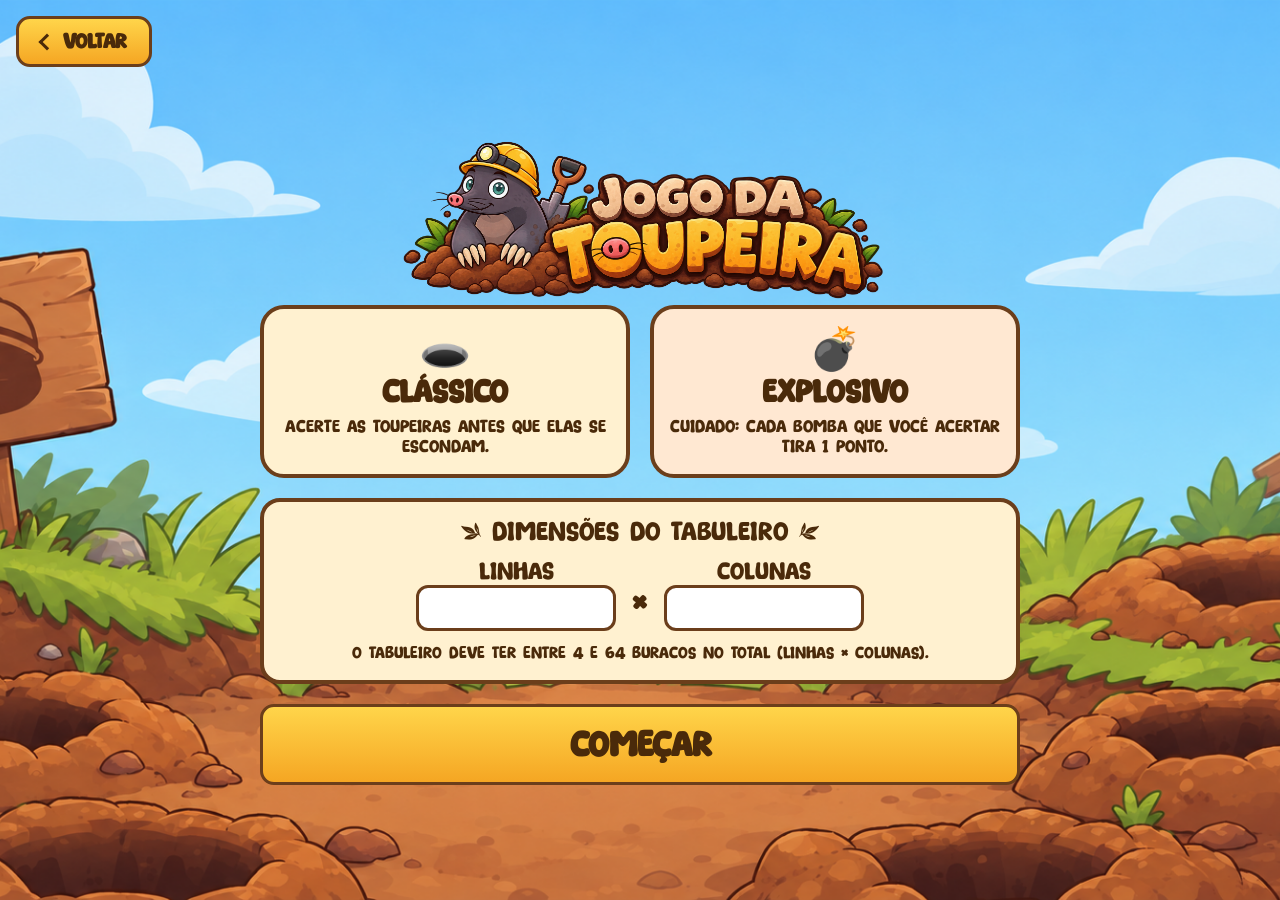
<file: configJogo.html>
<!DOCTYPE html>
<html lang="pt-br">
<head>
  <meta charset="UTF-8">
  <meta name="viewport" content="width=device-width, initial-scale=1.0">
  <title>Jogo da Toupeira - Configurações</title>
  <link rel="stylesheet" href="css/style.css">
  <link rel="stylesheet" href="css/styleconfigJogo.css">
  <script src="js/configurar.js" defer></script>
</head>
<body>
  <header class="barra-topo">
    <a class="botao botao-voltar" href="menu.html">Voltar</a>
  </header>

  <main>
    <h1>
      <img src="img/logo-horizontal.png" alt="Jogo da Toupeira">
    </h1>
    <form class="formulario-config" action="jogo.html">
      <fieldset>
        <div class="cartoes">

          <input type="radio" id="modo-classico" name="modo" value="classico" required>
          <label class="cartao cartao-classico" for="modo-classico">
            <span class="cartao-icone" aria-hidden="true">🕳️</span>
            <span class="cartao-titulo">Clássico</span>
            <span class="cartao-descricao">Acerte as toupeiras antes que elas se escondam.</span>
          </label>

          <input type="radio" id="modo-explosivo" name="modo" value="explosivo">
          <label class="cartao cartao-explosivo" for="modo-explosivo">
            <span class="cartao-icone" aria-hidden="true">💣</span>
            <span class="cartao-titulo">Explosivo</span>
            <span class="cartao-descricao">Cuidado: cada bomba que você acertar tira 1 ponto.</span>
          </label>
        </div>
      </fieldset>

      <div class="painel">
        <fieldset>
          <legend>&lt; Dimensões do tabuleiro &gt;</legend>
          <div class="dimensoes">
            <div class="campo">
              <label for="linhas">Linhas</label>
              <input type="number" id="linhas" name="linhas" min="1" max="64" required>
            </div>

            <span class="separador" aria-hidden="true">&times;</span>

            <div class="campo">
              <label for="colunas">Colunas</label>
              <input type="number" id="colunas" name="colunas" min="1" max="64" required>
            </div>
          </div>
          <p class="dica">O tabuleiro deve ter entre 4 e 64 buracos no total (linhas &times; colunas).</p>
          <p class="erro" id="erro-config" role="alert" hidden></p>
        </fieldset>
      </div>

      <button type="submit">Começar</button>
    </form>
  </main>
</body>
</html>
</file>
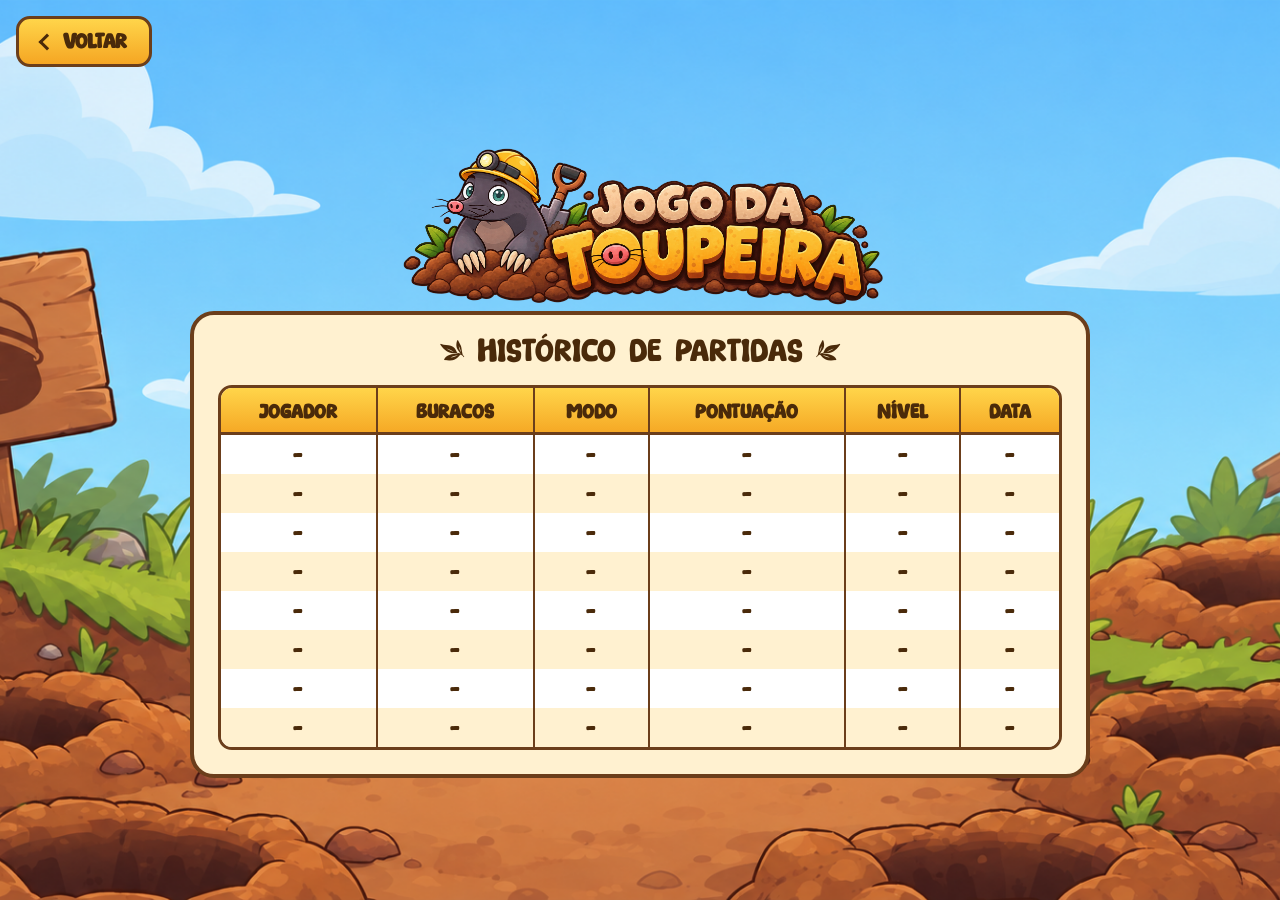
<file: historico.html>
<!DOCTYPE html>
<html lang="pt-br">
<head>
  <meta charset="UTF-8">
  <meta name="viewport" content="width=device-width, initial-scale=1.0">
  <title>Jogo da Toupeira - Histórico de Partidas</title>
  <link rel="stylesheet" href="css/style.css">
  <link rel="stylesheet" href="css/stylehistorico.css">
</head>
<body>
  <header class="barra-topo">
    <a class="botao botao-voltar" href="menu.html">Voltar</a>
  </header>

  <main>
    <h1>
      <img src="img/logo-horizontal.png" alt="Jogo da Toupeira">
    </h1>

    <section class="painel-tabela">
      <h2>&lt; Histórico de Partidas &gt;</h2>

      <div class="tabela-rolagem">
        <table class="tabela">
          <caption>Partidas jogadas</caption>
          <thead>
            <tr>
              <th scope="col">Jogador</th>
              <th scope="col">Buracos</th>
              <th scope="col">Modo</th>
              <th scope="col">Pontuação</th>
              <th scope="col">Nível</th>
              <th scope="col">Data</th>
            </tr>
          </thead>
          <tbody>
            <tr><td>-</td><td>-</td><td>-</td><td>-</td><td>-</td><td>-</td></tr>
            <tr><td>-</td><td>-</td><td>-</td><td>-</td><td>-</td><td>-</td></tr>
            <tr><td>-</td><td>-</td><td>-</td><td>-</td><td>-</td><td>-</td></tr>
            <tr><td>-</td><td>-</td><td>-</td><td>-</td><td>-</td><td>-</td></tr>
            <tr><td>-</td><td>-</td><td>-</td><td>-</td><td>-</td><td>-</td></tr>
            <tr><td>-</td><td>-</td><td>-</td><td>-</td><td>-</td><td>-</td></tr>
            <tr><td>-</td><td>-</td><td>-</td><td>-</td><td>-</td><td>-</td></tr>
            <tr><td>-</td><td>-</td><td>-</td><td>-</td><td>-</td><td>-</td></tr>
          </tbody>
        </table>
      </div>
    </section>
  </main>
</body>
</html>
</file>
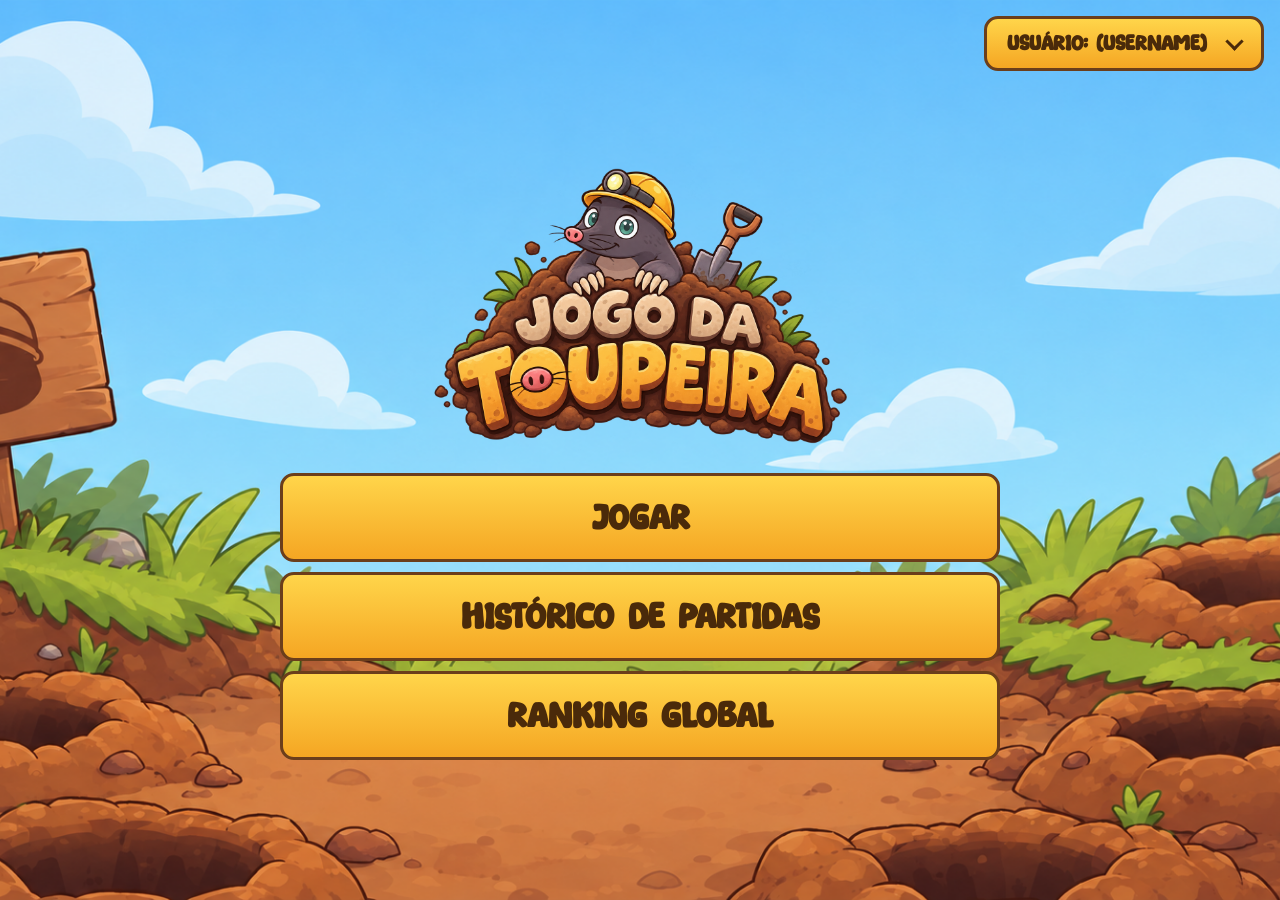
<file: menu.html>
<!DOCTYPE html>
<html lang="pt-br">
<head>
  <meta charset="UTF-8">
  <meta name="viewport" content="width=device-width, initial-scale=1.0">
  <title>Jogo da Toupeira - Menu Principal</title>
  <link rel="stylesheet" href="css/style.css">
  <link rel="stylesheet" href="css/stylemenu.css">
</head>
<body>
  <!-- Barra do topo: combobox do usuário (abre e fecha sem JavaScript) -->
  <header class="barra-topo">
    <details class="usuario-menu">
      <summary>Usuário: (username)</summary>
      <ul class="opcoes-perfil">
        <li><a href="perfil.html">Editar Dados</a></li>
        <li><a href="index.html">Sair da Conta</a></li>
      </ul>
    </details>
  </header>

  <main>
    <h1>
      <img src="img/logo.png" alt="Jogo da Toupeira">
    </h1>

    <nav class="menu-principal" aria-label="Menu principal">
      <a class="botao" href="configJogo.html">Jogar</a>
      <a class="botao" href="historico.html">Histórico de Partidas</a>
      <a class="botao" href="ranking.html">Ranking Global</a>
    </nav>
  </main>
</body>
</html>
</file>
<file: css/style.css>
@font-face {
    font-family: 'Matcha';
    src: url('../font/Matcha.ttf') format('truetype');
    font-weight: normal;
    font-style: normal;
}

* {
    box-sizing: border-box;
}
 
body {
    font-family: 'Matcha', sans-serif;
    background-image: url('../img/background_logo2.png');
    background-repeat: no-repeat;
    background-position: center;
    background-size: cover;
    background-attachment: fixed;
    margin: 0;
    min-height: 100vh;
    display: flex;
    justify-content: center;
    align-items: center;
}
h1 {
    position: relative;   
    z-index: 2;           
    margin: 0 0 -90px;  
}

h1 img {
    display: block;
    width: 500px;
    height: auto;
    max-width: 100%;
}

main {
    display: flex;
    flex-direction: column;
    align-items: center;
}
 
.container {
    display: flex;
    flex-direction: column;
    align-items: center;
    width: 380px;
    min-height: 420px;
    padding: 75px 28px 24px;
    background-color: #FFF1D0;
    border: 4px solid #6B3E1B;
    border-radius: 24px;
    font-size: xx-large;
}

.container form {
    width: 100%;
}
 
.campo {
    display: flex;
    flex-direction: column;
    align-items: center;
    margin-bottom: 20px;
}
 
.campo input {
    width: 100%;
    padding: 10px 14px;
    font-size: 1rem;
    font-family: inherit;
    color: #3b2412;
    background-color: #ffffff;
    border: 3px solid #6B3E1B;
    border-radius: 12px;
    outline: none;
}

.campo input:focus {
  border-color: #F5A623;
  box-shadow: 0 0 0 3px rgba(245, 166, 35, 0.35);
}

.campo label {
  color: #4A2A0A;
}
 
button, .botao, .usuario-menu summary, .opcoes-perfil a {
    display: block;
    margin: 0 auto;
    padding: 10px 36px;
    font-size: 1.4rem;
    font-family: inherit;
    font-weight: bold;
    color: #4a2a0a;
    background: linear-gradient(#FFD54A, #F5A623);
    border: 3px solid #6B3E1B;
    border-radius: 14px;
    cursor: pointer;
}

button:hover, .botao:hover, .usuario-menu summary:hover, .opcoes-perfil a:hover {
    filter: brightness(1.08);
}

button:active, .botao:active, .usuario-menu summary:active, .opcoes-perfil a:active {
    transform: translateY(2px);
}

button:focus-visible, .botao:focus-visible,
.usuario-menu summary:focus-visible, .opcoes-perfil a:focus-visible {
    outline: 3px solid #6B3E1B;
    outline-offset: 3px;
}
 
.link-cadastro {
    margin: auto 0 0; 
    text-align: center;
    font-size: 0.8rem;
}

.link-cadastro a {
    color: #4A2A0A;
}

/* Mensagens do servidor (erros de validação e avisos de sucesso) */
.mensagem-erro,
.mensagem-sucesso {
    width: 100%;
    margin: 0 0 14px;
    padding: 8px 12px;
    font-size: 1rem;
    text-align: left;
    border-radius: 12px;
}

.mensagem-erro {
    color: #7a1c0e;
    background-color: #ffe1db;
    border: 3px solid #b3392a;
}

.mensagem-sucesso {
    color: #1f4d1a;
    background-color: #e0f5d8;
    border: 3px solid #3f8a35;
}

.mensagem-erro ul {
    margin: 0;
    padding-left: 20px;
}

/* Aviso solto na página (ex.: "Dados atualizados" no menu): fixo no topo */
main > .mensagem-sucesso,
main > .mensagem-erro {
    position: fixed;
    top: 16px;
    left: 50%;
    z-index: 20;
    width: auto;
    max-width: 90vw;
    margin: 0;
    transform: translateX(-50%);
}
</file>
<file: css/styleconfigJogo.css>
h1 {
  margin: 0 0 -10px;
}

.barra-topo {
  position: absolute;
  top: 16px;
  left: 16px;
  z-index: 10;
}

.botao-voltar {
  display: inline-flex;
  align-items: center;
  gap: 10px;
  margin: 0;
  padding: 10px 22px;
  font-size: 1.2rem;
  text-decoration: none;
}

.botao-voltar::before {
  content: "";
  width: 9px;
  height: 9px;
  border-left: 3px solid currentColor;
  border-bottom: 3px solid currentColor;
  transform: rotate(45deg);
}

.botao:link,
.botao:visited {
  color: #4a2a0a;
}

.formulario-config {
  display: flex;
  flex-direction: column;
  gap: 20px;
  width: 760px;
  max-width: 90vw;
}

fieldset {
  min-width: 0;
  margin: 0;
  padding: 0;
  border: none;
}

.cartoes {
  position: relative;
  display: grid;
  grid-template-columns: 1fr 1fr;
  gap: 20px;
}

.cartoes input {
  position: absolute;
  width: 1px;
  height: 1px;
  opacity: 0;
}

.cartao {
  position: relative;
  display: flex;
  flex-direction: column;
  align-items: center;
  gap: 6px;
  padding: 18px 16px;
  text-align: center;
  color: #4a2a0a;
  background-color: #fff1d0;
  border: 4px solid #6b3e1b;
  border-radius: 24px;
  cursor: pointer;
  transition: transform 0.15s, box-shadow 0.15s, background 0.15s;
}

.cartao-explosivo {
  background-color: #ffe8d2;
}

.cartao:hover {
  transform: translateY(-3px);
}

.cartao-icone {
  font-size: 2.6rem;
  line-height: 1;
}

.cartao-titulo {
  font-size: 1.8rem;
  font-weight: bold;
}

.cartao-descricao {
  font-size: 1rem;
}

input:checked + .cartao-classico {
  background: linear-gradient(#ffd54a, #f5a623);
  box-shadow: 0 5px 0 #6b3e1b;
}

input:checked + .cartao-explosivo {
  background: linear-gradient(#ffb070, #f08030);
  box-shadow: 0 5px 0 #6b3e1b;
}

input:checked + .cartao::after {
  content: "✓";
  position: absolute;
  top: 10px;
  right: 12px;
  width: 32px;
  height: 32px;
  line-height: 30px;
  text-align: center;
  font-size: 1.3rem;
  font-weight: bold;
  color: #fff1d0;
  background-color: #6b3e1b;
  border-radius: 50%;
}

input:focus-visible + .cartao {
  outline: 3px solid #6b3e1b;
  outline-offset: 4px;
}

.painel {
  padding: 14px 24px 18px;
  text-align: center;
  background-color: #fff1d0;
  border: 4px solid #6b3e1b;
  border-radius: 20px;
}

.painel legend {
  display: block;
  width: 100%;
  margin-bottom: 10px;
  padding: 0;
  text-align: center;
  font-size: 1.5rem;
  color: #4a2a0a;
}

.dimensoes {
  display: flex;
  justify-content: center;
  align-items: flex-end;
  gap: 16px;
}

.dimensoes .campo {
  width: 200px;
  margin-bottom: 0;
}

.dimensoes .campo label {
  font-size: 1.4rem;
}

.separador {
  padding-bottom: 10px;
  font-size: 2rem;
  color: #4a2a0a;
}

.dica {
  margin: 12px 0 0;
  font-size: 0.95rem;
  color: #4a2a0a;
}

.formulario-config button {
  width: 100%;
  margin: 0;
  padding: 18px 24px;
  font-size: 2rem;
}

.erro {
  margin: 12px 0 0;
  padding: 8px 12px;
  font-size: 1rem;
  color: #7a1c0e;
  background-color: #ffe1db;
  border: 3px solid #b3392a;
  border-radius: 12px;
}
</file>
<file: css/stylehistorico.css>
h1 {
  margin: 0 0 -10px;
}

.barra-topo {
  position: absolute;
  top: 16px;
  left: 16px;
  z-index: 10;
}

.botao-voltar {
  display: inline-flex;
  align-items: center;
  gap: 10px;
  margin: 0;
  padding: 10px 22px;
  font-size: 1.2rem;
  text-decoration: none;
}

.botao-voltar::before {
  content: "";
  width: 9px;
  height: 9px;
  border-left: 3px solid currentColor;
  border-bottom: 3px solid currentColor;
  transform: rotate(45deg);
}

.botao:link,
.botao:visited {
  color: #4a2a0a;
}

.painel-tabela {
  width: 900px;
  max-width: 90vw;
  padding: 18px 24px 24px;
  color: #4a2a0a;
  background-color: #fff1d0;
  border: 4px solid #6b3e1b;
  border-radius: 24px;
}

.painel-tabela h2 {
  margin: 0 0 16px;
  text-align: center;
  font-size: 1.8rem;
  font-weight: normal;
}

/* A lista pode crescer, então a tabela rola mantendo o cabeçalho fixo */
.tabela-rolagem {
  max-height: 420px;
  overflow: auto;
  background-color: #ffffff;
  border: 3px solid #6b3e1b;
  border-radius: 14px;
}

.tabela {
  width: 100%;
  border-collapse: collapse;
  font-size: 1.1rem;
  text-align: center;
}

.tabela caption {
  position: absolute;
  width: 1px;
  height: 1px;
  overflow: hidden;
  clip-path: inset(50%);
}

.tabela th {
  position: sticky;
  top: 0;
  padding: 12px 10px;
  font-weight: bold;
  white-space: nowrap;
  background: linear-gradient(#ffd54a, #f5a623);
  box-shadow: inset 0 -3px 0 #6b3e1b;
}

.tabela td {
  padding: 8px 10px;
}

.tabela th + th,
.tabela td + td {
  border-left: 2px solid #6b3e1b;
}

.tabela tbody tr:nth-child(even) {
  background-color: #fff1d0;
}

.tabela tbody tr:hover {
  background-color: #ffe2a0;
}
</file>
<file: css/stylemenu.css>
h1 {
  margin: 0 0 -1px;
}

.barra-topo {
  position: absolute;
  top: 16px;
  right: 16px;
  z-index: 10;
}

.usuario-menu {
  position: relative;
  width: 280px;
}

.usuario-menu summary {
  display: flex;
  justify-content: space-between;
  align-items: center;
  gap: 16px;
  padding: 12px 20px;
  font-size: 1.2rem;
  cursor: pointer;
  list-style: none;
}

.usuario-menu summary::-webkit-details-marker {
  display: none;
}

.usuario-menu summary::after {
  content: "";
  width: 10px;
  height: 10px;
  border-right: 3px solid currentColor;
  border-bottom: 3px solid currentColor;
  transform: rotate(45deg);
  margin-top: -4px;
}

.usuario-menu[open] summary::after {
  transform: rotate(-135deg);
  margin-top: 4px;
}

.opcoes-perfil {
  position: absolute;
  top: calc(100% + 6px);
  left: 0;
  right: 0;
  z-index: 3;
  margin: 0;
  padding: 0;
  list-style: none;
  display: flex;
  flex-direction: column;
  gap: 6px;
}

.opcoes-perfil a {
  display: block;
  padding: 10px;
  font-size: 1.1rem;
  text-align: center;
  text-decoration: none;
}

.opcoes-perfil a:link,
.opcoes-perfil a:visited {
  color: #4a2a0a;
}

.menu-principal {
  display: flex;
  flex-direction: column;
  gap: 10px;
  width: 900px;
  max-width: 90vw;
}

.botao {
  display: block;
  width: 80%;
  margin: 0;
  padding: 22px 24px;
  font-size: 2rem;
  text-align: center;
  text-decoration: none;
  align-self: center;
}

.botao:link,
.botao:visited {
  color: #4a2a0a;
}
</file>
